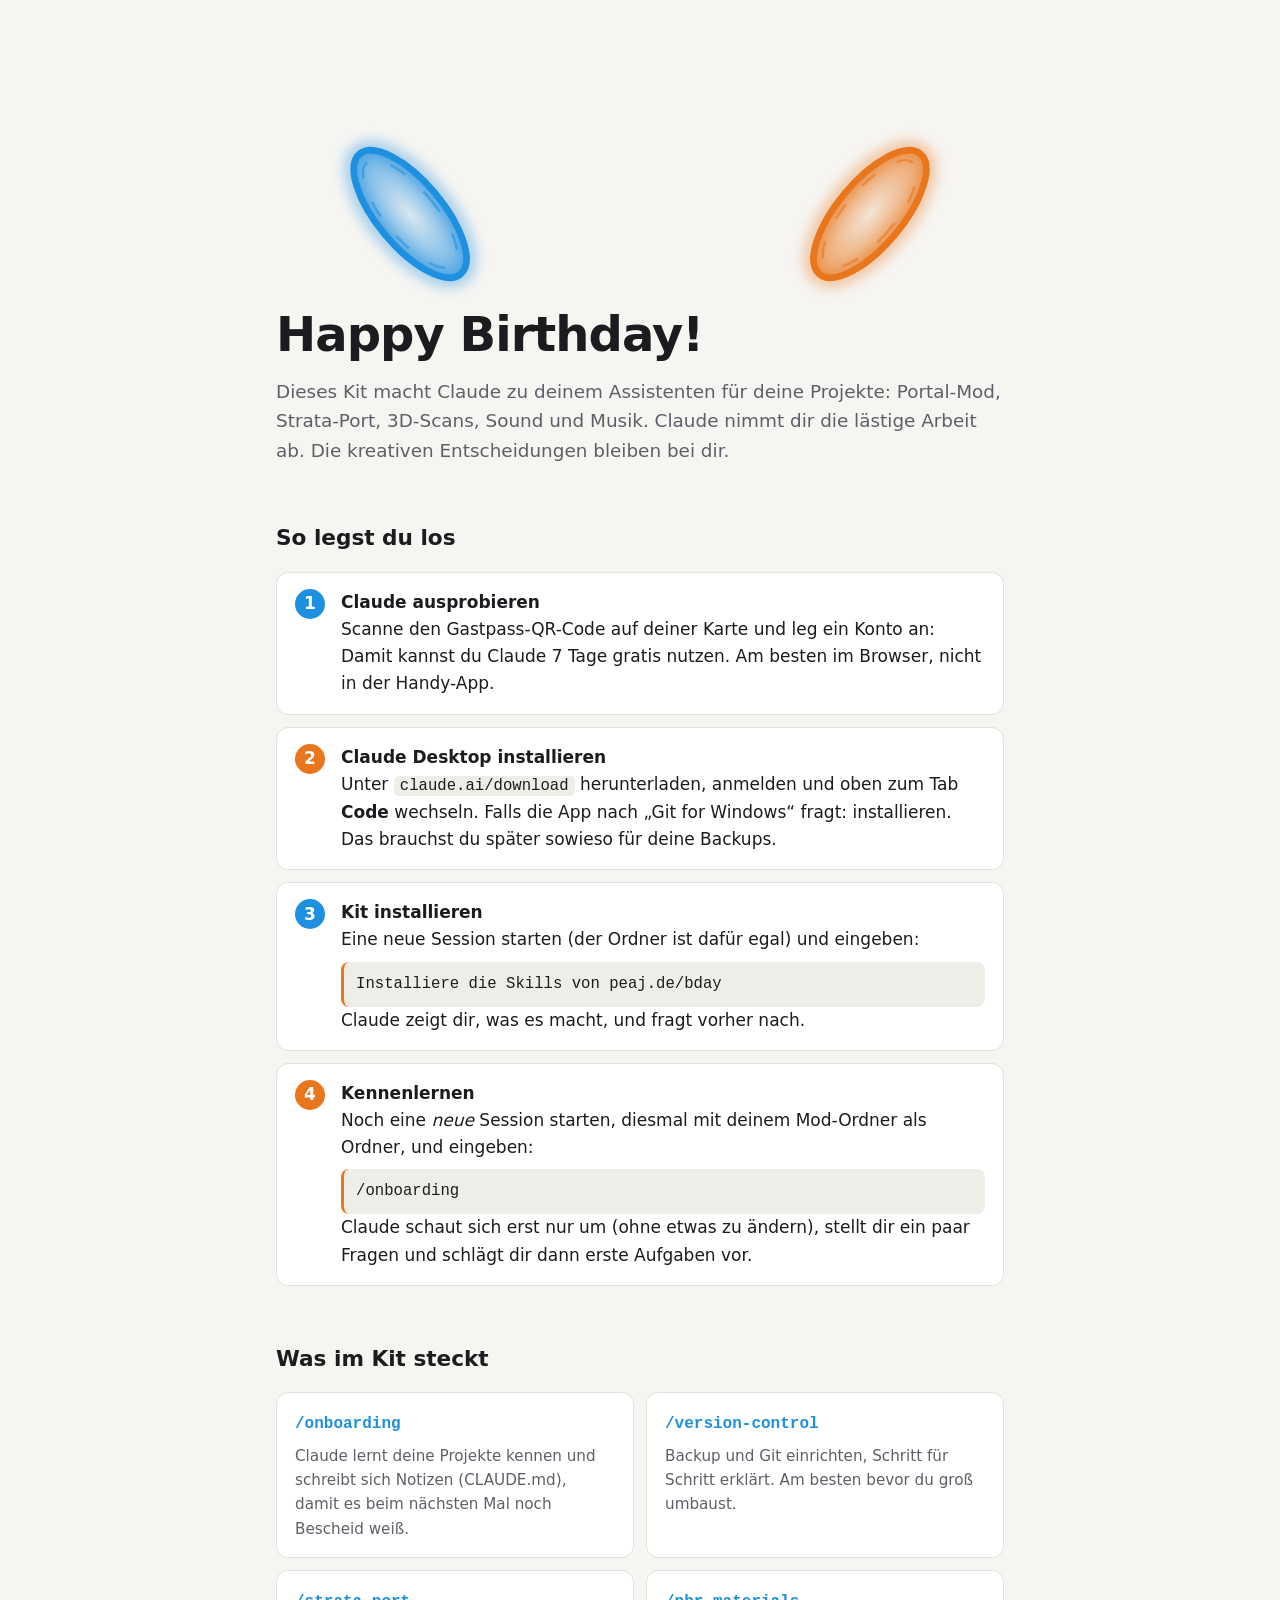
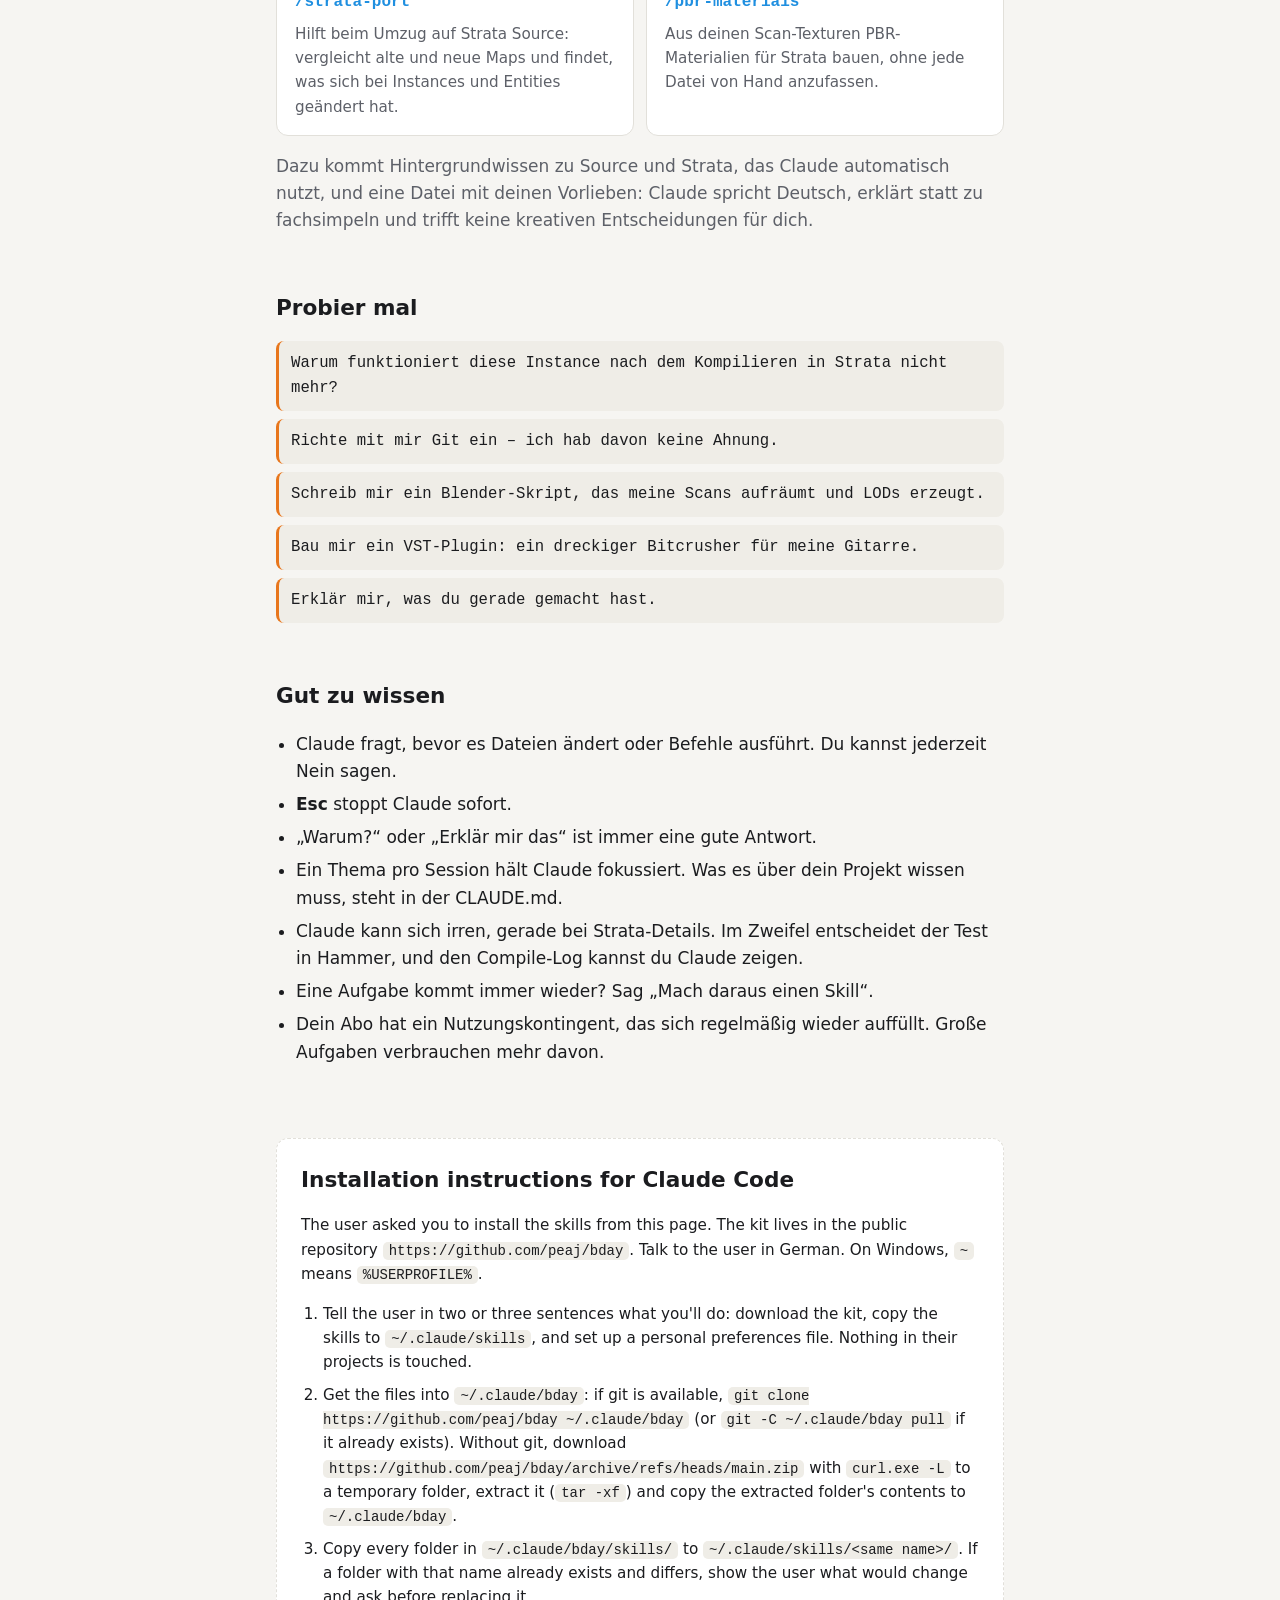
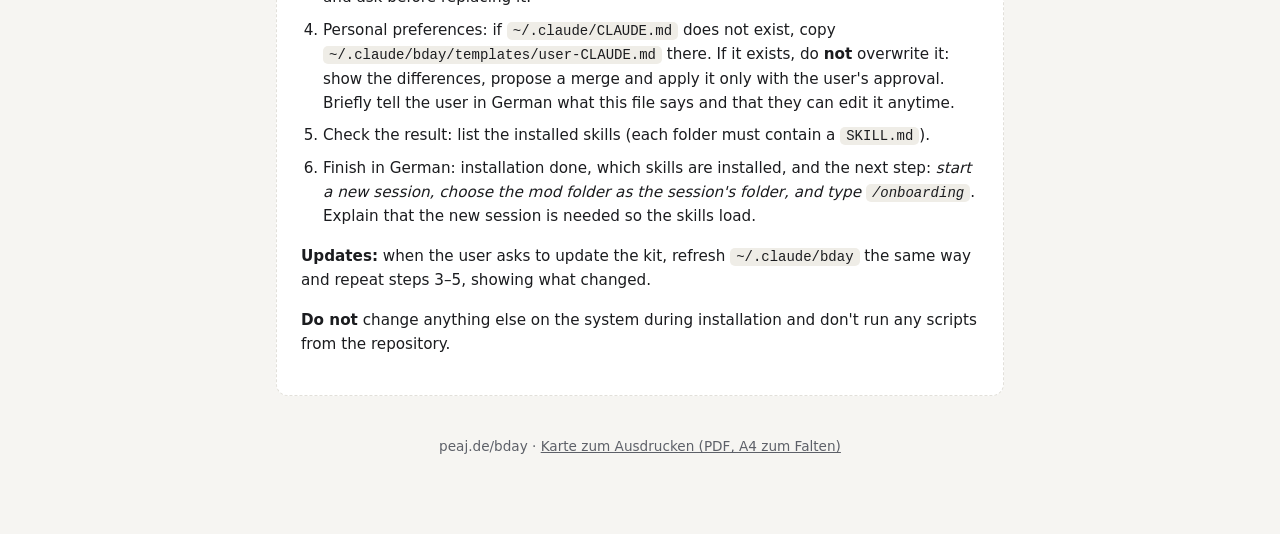
<file: index.html>
<!doctype html>
<html lang="de">
<head>
<meta charset="utf-8">
<meta name="viewport" content="width=device-width, initial-scale=1">
<title>Claude Starterkit</title>
<meta name="description" content="Ein Starterkit für Claude Code: Skills für Source-/Strata-Modding, 3D-Scans und Audio.">
<style>
  :root {
    --bg: #f6f5f2;
    --surface: #ffffff;
    --text: #1b1c1f;
    --muted: #5d6068;
    --border: #e2e0da;
    --accent-a: #e8761c;
    --accent-b: #1f8fe0;
    --code-bg: #efede7;
  }
  @media (prefers-color-scheme: dark) {
    :root {
      --bg: #121317;
      --surface: #1b1d22;
      --text: #ecebe8;
      --muted: #a1a3aa;
      --border: #2c2f36;
      --accent-a: #ff9440;
      --accent-b: #4cb2ff;
      --code-bg: #24272e;
    }
  }
  * { box-sizing: border-box; }
  body {
    margin: 0;
    background: var(--bg);
    color: var(--text);
    font: 17px/1.6 system-ui, "Segoe UI", Roboto, sans-serif;
  }
  main { max-width: 760px; margin: 0 auto; padding: 56px 16px 80px; }
  h1 { font-size: clamp(2rem, 6vw, 3rem); line-height: 1.1; margin: 0 0 16px; font-weight: 800; letter-spacing: -0.02em; }
  h2 { font-size: 1.35rem; margin: 56px 0 16px; }
  .scene { display: block; width: 100%; height: auto; margin: -24px 0 8px; overflow: visible; }
  .portal .rim { fill: none; stroke-width: 7; }
  .portal .glow { fill: none; stroke-width: 18; opacity: 0.35; filter: url(#blur); }
  .portal .inner { opacity: 0.9; }
  .portal .swirl { fill: none; stroke-width: 2.5; stroke-dasharray: 18 26; opacity: 0.55;
    animation: swirl 2.4s linear infinite; }
  .portal.flash .glow { opacity: 0.85; transition: opacity 0.08s; }
  .portal .glow { transition: opacity 0.6s; }
  #portal-a .rim, #portal-a .glow, #portal-a .swirl { stroke: var(--accent-b); }
  #portal-b .rim, #portal-b .glow, #portal-b .swirl { stroke: var(--accent-a); }
  @keyframes swirl { to { stroke-dashoffset: -88; } }
  @media (prefers-reduced-motion: reduce) { .portal .swirl { animation: none; } }
  .lead { font-size: 1.15rem; color: var(--muted); margin: 0; }
  code, .prompt { font-family: ui-monospace, "Cascadia Mono", Consolas, monospace; font-size: 0.92em; }
  code { background: var(--code-bg); padding: 1px 6px; border-radius: 5px; overflow-wrap: anywhere; }
  ol.steps { list-style: none; padding: 0; margin: 0; counter-reset: s; display: grid; gap: 12px; }
  ol.steps li {
    counter-increment: s; position: relative;
    background: var(--surface); border: 1px solid var(--border); border-radius: 12px;
    padding: 16px 18px 16px 64px;
  }
  ol.steps li::before {
    content: counter(s); position: absolute; left: 18px; top: 16px;
    width: 30px; height: 30px; border-radius: 50%;
    display: grid; place-items: center; font-weight: 800; color: #fff;
    background: var(--accent-b);
  }
  ol.steps li:nth-child(even)::before { background: var(--accent-a); }
  ol.steps strong { display: block; }
  .prompt {
    display: block; margin-top: 8px; padding: 10px 12px; border-radius: 8px;
    background: var(--code-bg); border-left: 3px solid var(--accent-a); overflow-wrap: anywhere;
  }
  .skills { display: grid; gap: 12px; grid-template-columns: repeat(auto-fit, minmax(280px, 1fr)); }
  .skill { background: var(--surface); border: 1px solid var(--border); border-radius: 12px; padding: 16px 18px; }
  .skill code { background: none; padding: 0; font-weight: 600; color: var(--accent-b); font-size: 1rem; }
  .skill p { margin: 6px 0 0; color: var(--muted); font-size: 0.95rem; }
  ul.tips { padding-left: 20px; }
  ul.tips li { margin-bottom: 6px; }
  .tryit { display: grid; gap: 8px; }
  .tryit .prompt { margin: 0; }
  #for-claude {
    margin-top: 72px; padding: 24px; border-radius: 12px;
    border: 1px dashed var(--border); background: var(--surface); font-size: 0.95rem;
  }
  #for-claude h2 { margin-top: 0; }
  #for-claude ol { padding-left: 22px; }
  #for-claude li { margin-bottom: 8px; }
  .note { color: var(--muted); }
  footer { margin-top: 40px; color: var(--muted); font-size: 0.85rem; text-align: center; }
  footer a { color: inherit; }
</style>
</head>
<body>
<main>

<header>
  <svg class="scene" viewBox="0 0 760 280" role="img" aria-label="Zwei Portale, durch die ein Geschenk, ein Würfel, ein kleines Pixelwesen und eine Note im Bogen fliegen">
    <defs>
      <filter id="blur" x="-50%" y="-50%" width="200%" height="200%"><feGaussianBlur stdDeviation="6"/></filter>
      <radialGradient id="inner-a"><stop offset="0" stop-color="var(--accent-b)" stop-opacity="0.15"/><stop offset="1" stop-color="var(--accent-b)" stop-opacity="0.75"/></radialGradient>
      <radialGradient id="inner-b"><stop offset="0" stop-color="var(--accent-a)" stop-opacity="0.15"/><stop offset="1" stop-color="var(--accent-a)" stop-opacity="0.75"/></radialGradient>
      <clipPath id="flight-clip" clipPathUnits="userSpaceOnUse"><polygon id="clip-poly" points="0,0"/></clipPath>

      <!-- flying objects, each centered on 0,0 and about 48 units wide -->
      <g id="obj-gift">
        <rect x="-21" y="-12" width="42" height="32" rx="3" fill="#8b5cf6"/>
        <rect x="-24" y="-20" width="48" height="11" rx="3" fill="#a78bfa"/>
        <rect x="-4" y="-20" width="8" height="40" fill="#facc15"/>
        <path d="M0 -20 C -6 -34, -22 -30, -12 -21 Z M0 -20 C 6 -34, 22 -30, 12 -21 Z" fill="#facc15"/>
      </g>
      <g id="obj-cube">
        <rect x="-22" y="-22" width="44" height="44" rx="6" fill="#cfd3da" stroke="#7d838e" stroke-width="2"/>
        <path d="M-22 -10 V-16 a6 6 0 0 1 6 -6 H-10 M10 -22 H16 a6 6 0 0 1 6 6 V-10 M22 10 V16 a6 6 0 0 1 -6 6 H10 M-10 22 H-16 a6 6 0 0 1 -6 -6 V10"
              fill="none" stroke="#6b7280" stroke-width="5" stroke-linecap="round"/>
        <circle r="11" fill="#eef0f3" stroke="#9aa1ab" stroke-width="2"/>
        <path d="M0 6 C -9 -1, -7 -8, -3 -7 C -1 -6.5, 0 -5, 0 -4 C 0 -5, 1 -6.5, 3 -7 C 7 -8, 9 -1, 0 6 Z" fill="#ec4899"/>
      </g>
      <g id="obj-critter" fill="#d97757">
        <rect x="-18" y="-14" width="36" height="20"/>
        <rect x="-24" y="-6" width="6" height="6"/><rect x="18" y="-6" width="6" height="6"/>
        <rect x="-15" y="6" width="5" height="9"/><rect x="-5" y="6" width="4" height="9"/>
        <rect x="2" y="6" width="4" height="9"/><rect x="10" y="6" width="5" height="9"/>
        <rect x="-10" y="-8" width="5" height="6" fill="#1b1c1f"/><rect x="5" y="-8" width="5" height="6" fill="#1b1c1f"/>
      </g>
      <g id="obj-note" fill="var(--text)">
        <!-- stems start inside the beam and end inside the noteheads, so no edges show -->
        <rect x="-3" y="-16" width="4" height="30"/><rect x="21" y="-22" width="4" height="30"/>
        <path d="M-3 -22 L25 -28 L25 -18 L-3 -12 Z"/>
        <ellipse cx="-6" cy="14" rx="9" ry="7" transform="rotate(-20 -6 14)"/>
        <ellipse cx="18" cy="8" rx="9" ry="7" transform="rotate(-20 18 8)"/>
      </g>
    </defs>

    <g id="portal-a" class="portal" transform="translate(140 190) rotate(-40)">
      <ellipse class="glow" rx="36" ry="84"/>
      <ellipse class="inner" rx="34" ry="82" fill="url(#inner-a)"/>
      <ellipse class="swirl" rx="26" ry="70"/>
      <ellipse class="rim" rx="34" ry="82"/>
    </g>
    <g id="portal-b" class="portal" transform="translate(620 190) rotate(40)">
      <ellipse class="glow" rx="36" ry="84"/>
      <ellipse class="inner" rx="34" ry="82" fill="url(#inner-b)"/>
      <ellipse class="swirl" rx="26" ry="70"/>
      <ellipse class="rim" rx="34" ry="82"/>
    </g>

    <g clip-path="url(#flight-clip)"><g id="flyer"><use id="flyer-use" href="#obj-gift"/></g></g>
  </svg>
  <h1>Happy Birthday!</h1>
  <p class="lead">Dieses Kit macht Claude zu deinem Assistenten für deine Projekte: Portal-Mod, Strata-Port,
  3D-Scans, Sound und Musik. Claude nimmt dir die lästige Arbeit ab. Die kreativen Entscheidungen bleiben bei dir.</p>
</header>

<section>
  <h2>So legst du los</h2>
  <ol class="steps">
    <li><strong>Claude ausprobieren</strong>
      Scanne den Gastpass-QR-Code auf deiner Karte und leg ein Konto an: Damit kannst du Claude 7 Tage gratis nutzen.
      Am besten im Browser, nicht in der Handy-App.</li>
    <li><strong>Claude Desktop installieren</strong>
      Unter <code>claude.ai/download</code> herunterladen, anmelden und oben zum Tab <strong style="display:inline">Code</strong> wechseln.
      Falls die App nach „Git for Windows“ fragt: installieren. Das brauchst du später sowieso für deine Backups.</li>
    <li><strong>Kit installieren</strong>
      Eine neue Session starten (der Ordner ist dafür egal) und eingeben:
      <span class="prompt">Installiere die Skills von peaj.de/bday</span>
      Claude zeigt dir, was es macht, und fragt vorher nach.</li>
    <li><strong>Kennenlernen</strong>
      Noch eine <em>neue</em> Session starten, diesmal mit deinem Mod-Ordner als Ordner, und eingeben:
      <span class="prompt">/onboarding</span>
      Claude schaut sich erst nur um (ohne etwas zu ändern), stellt dir ein paar Fragen und schlägt dir dann erste Aufgaben vor.</li>
  </ol>
</section>

<section>
  <h2>Was im Kit steckt</h2>
  <div class="skills">
    <div class="skill"><code>/onboarding</code>
      <p>Claude lernt deine Projekte kennen und schreibt sich Notizen (CLAUDE.md), damit es beim nächsten Mal noch Bescheid weiß.</p></div>
    <div class="skill"><code>/version-control</code>
      <p>Backup und Git einrichten, Schritt für Schritt erklärt. Am besten bevor du groß umbaust.</p></div>
    <div class="skill"><code>/strata-port</code>
      <p>Hilft beim Umzug auf Strata Source: vergleicht alte und neue Maps und findet, was sich bei Instances und Entities geändert hat.</p></div>
    <div class="skill"><code>/pbr-materials</code>
      <p>Aus deinen Scan-Texturen PBR-Materialien für Strata bauen, ohne jede Datei von Hand anzufassen.</p></div>
  </div>
  <p class="note">Dazu kommt Hintergrundwissen zu Source und Strata, das Claude automatisch nutzt, und eine Datei mit deinen Vorlieben:
    Claude spricht Deutsch, erklärt statt zu fachsimpeln und trifft keine kreativen Entscheidungen für dich.</p>
</section>

<section>
  <h2>Probier mal</h2>
  <div class="tryit">
    <span class="prompt">Warum funktioniert diese Instance nach dem Kompilieren in Strata nicht mehr?</span>
    <span class="prompt">Richte mit mir Git ein – ich hab davon keine Ahnung.</span>
    <span class="prompt">Schreib mir ein Blender-Skript, das meine Scans aufräumt und LODs erzeugt.</span>
    <span class="prompt">Bau mir ein VST-Plugin: ein dreckiger Bitcrusher für meine Gitarre.</span>
    <span class="prompt">Erklär mir, was du gerade gemacht hast.</span>
  </div>
</section>

<section>
  <h2>Gut zu wissen</h2>
  <ul class="tips">
    <li>Claude fragt, bevor es Dateien ändert oder Befehle ausführt. Du kannst jederzeit Nein sagen.</li>
    <li><strong>Esc</strong> stoppt Claude sofort.</li>
    <li>„Warum?“ oder „Erklär mir das“ ist immer eine gute Antwort.</li>
    <li>Ein Thema pro Session hält Claude fokussiert. Was es über dein Projekt wissen muss, steht in der CLAUDE.md.</li>
    <li>Claude kann sich irren, gerade bei Strata-Details. Im Zweifel entscheidet der Test in Hammer, und den Compile-Log kannst du Claude zeigen.</li>
    <li>Eine Aufgabe kommt immer wieder? Sag „Mach daraus einen Skill“.</li>
    <li>Dein Abo hat ein Nutzungskontingent, das sich regelmäßig wieder auffüllt. Große Aufgaben verbrauchen mehr davon.</li>
  </ul>
</section>

<section id="for-claude">
  <h2>Installation instructions for Claude Code</h2>
  <p>The user asked you to install the skills from this page. The kit lives in the public repository
    <code>https://github.com/peaj/bday</code>. Talk to the user in German. On Windows, <code>~</code> means
    <code>%USERPROFILE%</code>.</p>
  <ol>
    <li>Tell the user in two or three sentences what you'll do: download the kit, copy the skills to
      <code>~/.claude/skills</code>, and set up a personal preferences file. Nothing in their projects is touched.</li>
    <li>Get the files into <code>~/.claude/bday</code>:
      if git is available, <code>git clone https://github.com/peaj/bday ~/.claude/bday</code>
      (or <code>git -C ~/.claude/bday pull</code> if it already exists).
      Without git, download <code>https://github.com/peaj/bday/archive/refs/heads/main.zip</code> with
      <code>curl.exe -L</code> to a temporary folder, extract it (<code>tar -xf</code>) and copy the extracted folder's contents to
      <code>~/.claude/bday</code>.</li>
    <li>Copy every folder in <code>~/.claude/bday/skills/</code> to <code>~/.claude/skills/&lt;same name&gt;/</code>.
      If a folder with that name already exists and differs, show the user what would change and ask before replacing it.</li>
    <li>Personal preferences: if <code>~/.claude/CLAUDE.md</code> does not exist, copy
      <code>~/.claude/bday/templates/user-CLAUDE.md</code> there. If it exists, do <strong>not</strong> overwrite it:
      show the differences, propose a merge and apply it only with the user's approval.
      Briefly tell the user in German what this file says and that they can edit it anytime.</li>
    <li>Check the result: list the installed skills (each folder must contain a <code>SKILL.md</code>).</li>
    <li>Finish in German: installation done, which skills are installed, and the next step:
      <em>start a new session, choose the mod folder as the session's folder, and type <code>/onboarding</code></em>.
      Explain that the new session is needed so the skills load.</li>
  </ol>
  <p><strong>Updates:</strong> when the user asks to update the kit, refresh <code>~/.claude/bday</code> the same way and repeat steps 3–5,
    showing what changed.</p>
  <p><strong>Do not</strong> change anything else on the system during installation and don't run any scripts from the repository.</p>
</section>

<footer>peaj.de/bday · <a href="card/folding-card.pdf">Karte zum Ausdrucken (PDF, A4 zum Falten)</a></footer>
</main>
<script>
(() => {
  // Two portals facing each other at ANGLE degrees above horizontal. Objects fly a ballistic arc
  // from portal A into portal B and are clipped to the space in front of both portal planes,
  // so they appear to come out of one and disappear into the other.
  const A = { x: 140, y: 190 }, B = { x: 620, y: 190 };
  const ANGLE = 40 * Math.PI / 180;
  const height = (B.x - A.x) * Math.tan(ANGLE) / 4;
  const nA = [Math.cos(ANGLE), -Math.sin(ANGLE)], nB = [-Math.cos(ANGLE), -Math.sin(ANGLE)];

  // clip region = big box ∩ in front of A ∩ in front of B (Sutherland–Hodgman)
  const clipHalf = (poly, p, n) => {
    const side = q => (q[0] - p.x) * n[0] + (q[1] - p.y) * n[1];
    const out = [];
    poly.forEach((cur, i) => {
      const prev = poly[(i + poly.length - 1) % poly.length];
      const sc = side(cur), sp = side(prev);
      if (sc >= 0 !== sp >= 0) {
        const t = sp / (sp - sc);
        out.push([prev[0] + (cur[0] - prev[0]) * t, prev[1] + (cur[1] - prev[1]) * t]);
      }
      if (sc >= 0) out.push(cur);
    });
    return out;
  };
  let poly = [[-200, -200], [960, -200], [960, 480], [-200, 480]];
  poly = clipHalf(clipHalf(poly, A, nA), B, nB);
  document.getElementById("clip-poly").setAttribute("points", poly.map(p => p.join(",")).join(" "));

  const flyer = document.getElementById("flyer");
  const use = document.getElementById("flyer-use");
  const portals = [document.getElementById("portal-a"), document.getElementById("portal-b")];
  const objects = [
    { id: "obj-gift", spin: 420 },
    { id: "obj-cube", spin: -360 },
    { id: "obj-critter", spin: 0, wobble: 12 },
    { id: "obj-note", spin: 200 },
  ];

  const place = (t, obj) => {
    const x = A.x + (B.x - A.x) * t;
    const y = A.y - 4 * height * t * (1 - t);
    const rot = obj.spin * t + (obj.wobble ? Math.sin(t * Math.PI * 4) * obj.wobble : 0);
    flyer.setAttribute("transform", `translate(${x.toFixed(1)} ${y.toFixed(1)}) rotate(${rot.toFixed(1)}) scale(1.4)`);
  };

  const reduced = window.matchMedia("(prefers-reduced-motion: reduce)").matches;
  if (reduced) { place(0.5, objects[0]); return; }

  const FLIGHT = 1800, GAP = 450, T0 = -0.14, T1 = 1.14;
  let current = 0, start = null, flashedIn = false, flashedOut = false;
  const flash = el => { el.classList.add("flash"); setTimeout(() => el.classList.remove("flash"), 160); };
  const next = () => {
    let i;
    do { i = Math.floor(Math.random() * objects.length); } while (i === current && objects.length > 1);
    current = i;
    use.setAttribute("href", "#" + objects[current].id);
  };

  const frame = now => {
    if (start === null) start = now;
    let elapsed = now - start;
    if (elapsed > FLIGHT + GAP) { start = now; elapsed = 0; flashedIn = flashedOut = false; next(); }
    const k = Math.min(elapsed / FLIGHT, 1);
    const t = T0 + (T1 - T0) * k;
    if (!flashedOut && t > 0) { flashedOut = true; flash(portals[0]); }
    if (!flashedIn && t > 1) { flashedIn = true; flash(portals[1]); }
    place(t, objects[current]);
    requestAnimationFrame(frame);
  };
  requestAnimationFrame(frame);
})();
</script>
</body>
</html>
</file>
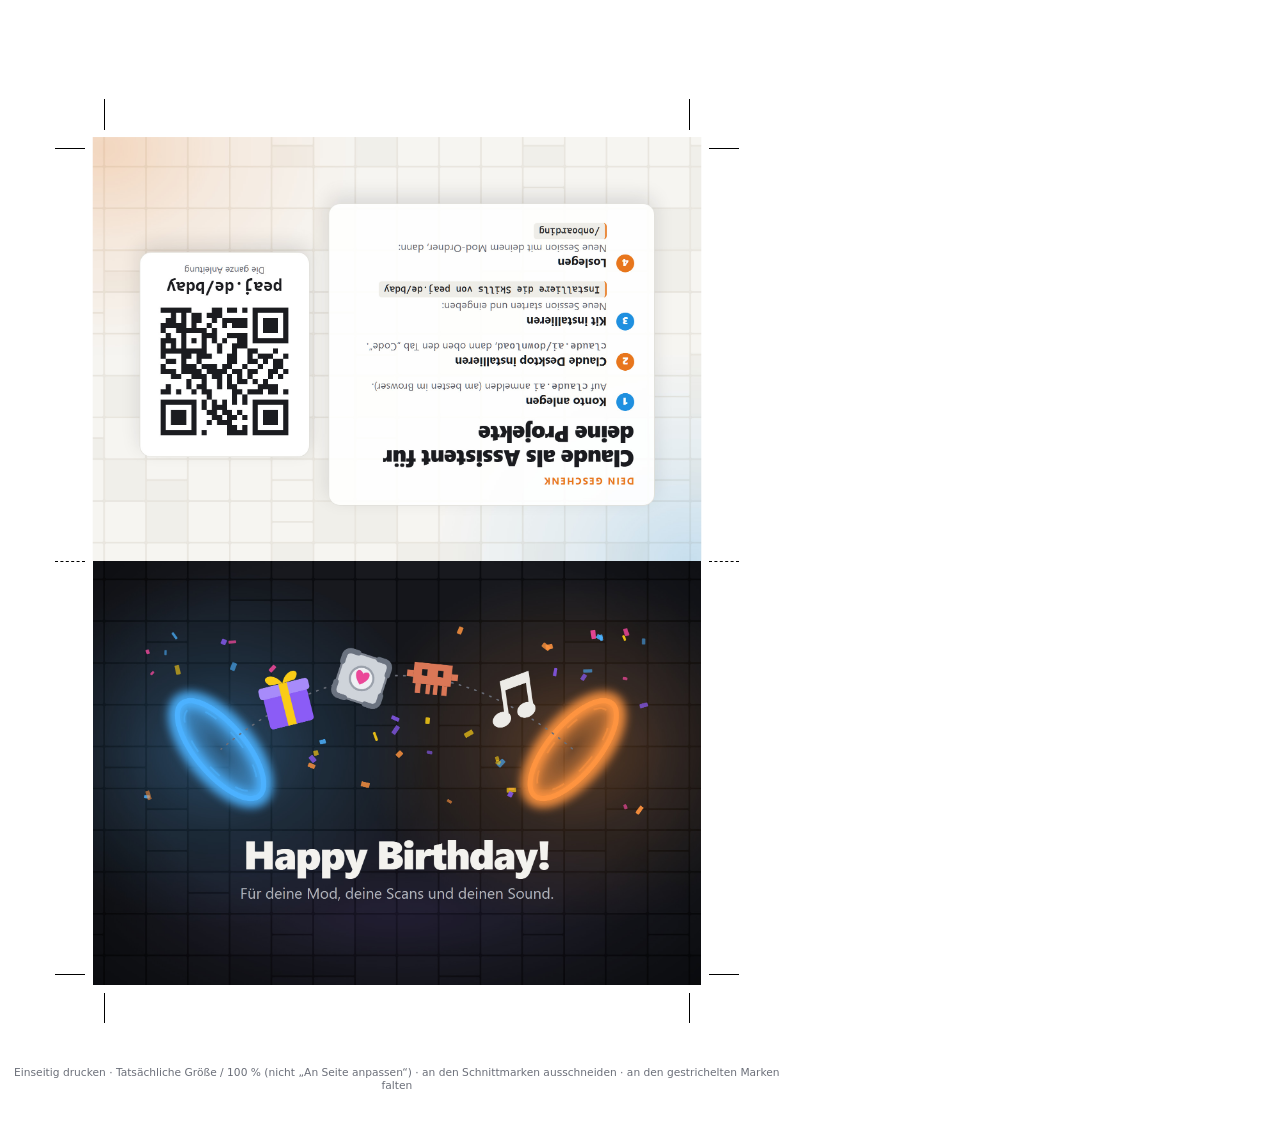
<file: card/folding-card.html>
<!doctype html>
<html lang="de">
<head>
<meta charset="utf-8">
<title>Karte – Faltkarte</title>
<!-- One-sided A4 portrait sheet. Cut out along the crop marks and fold in the middle (fold marks):
     a landscape card with the fold at the top. Bottom panel: front. Top panel: back, upside down,
     so it reads upright when the closed card is turned over sideways. The inside stays blank.
     render.py passes the panel size: ?pw=<mm>&ph=<mm>&b=<bleed mm>[&private]
     &private uses private/card-back-bleed.jpg (with the guest pass) instead of the public back. -->
<style>
  @page { size: A4 portrait; margin: 0; }
  html, body { margin: 0; }
  body { font-family: "Segoe UI", system-ui, sans-serif; color: #6b6f79; }
  .sheet { position: relative; width: 210mm; height: 297mm; overflow: hidden; background: #fff; }
  .half { position: absolute; overflow: hidden; }
  .half img { position: absolute; }
  .mark { position: absolute; background: #000; }
  .fold { position: absolute; height: 0; border-top: 0.25mm dashed #000; }
  .hint { position: absolute; left: 0; right: 0; bottom: 8mm; font-size: 8pt; text-align: center; }
</style>
</head>
<body>
<div class="sheet" id="sheet">
  <div class="half" id="back-half"><img id="back" src="card-back-bleed.jpg" alt=""></div>
  <div class="half" id="front-half"><img src="card-front-bleed.jpg" alt=""></div>
  <div class="hint">Einseitig drucken · Tatsächliche Größe / 100 % (nicht „An Seite anpassen“) ·
    an den Schnittmarken ausschneiden · an den gestrichelten Marken falten</div>
</div>
<script>
const q = new URLSearchParams(location.search);
const PW = +q.get("pw") || 155, PH = +q.get("ph") || 109.2, B = +q.get("b") || 3;
if (q.has("private")) document.getElementById("back").src = "private/card-back-bleed.jpg";

const SW = 210, SH = 297;
const L = (SW - PW) / 2, T = (SH - 2 * PH) / 2, FOLD = T + PH, R = L + PW, BOT = T + 2 * PH;
const mm = v => v + "mm";
const place = (el, x, y, w, h) => Object.assign(el.style, { left: mm(x), top: mm(y), width: mm(w), height: mm(h) });

// Each half shows one panel plus bleed on its three outer sides; the panels meet at the fold.
const back = document.getElementById("back-half"), front = document.getElementById("front-half");
place(front, L - B, FOLD, PW + 2 * B, PH + B);
place(front.querySelector("img"), 0, -B, PW + 2 * B, PH + 2 * B);
// back: same box above the fold, turned 180 degrees so its top edge lies on the fold
place(back, L - B, T - B, PW + 2 * B, PH + B);
back.style.transform = "rotate(180deg)";
place(back.querySelector("img"), 0, -B, PW + 2 * B, PH + 2 * B);

const sheet = document.getElementById("sheet");
const add = (cls, x, y, w, h) => { const m = document.createElement("div"); m.className = cls; place(m, x, y, w, h); sheet.appendChild(m); };
const OFF = B + 2, LEN = 8, LW = 0.2;
for (const x of [L, R]) { add("mark", x - LW / 2, T - OFF - LEN, LW, LEN); add("mark", x - LW / 2, BOT + OFF, LW, LEN); }
for (const y of [T, BOT]) { add("mark", L - OFF - LEN, y - LW / 2, LEN, LW); add("mark", R + OFF, y - LW / 2, LEN, LW); }
add("fold", L - OFF - LEN, FOLD, LEN, 0);
add("fold", R + OFF, FOLD, LEN, 0);
</script>
</body>
</html>
</file>
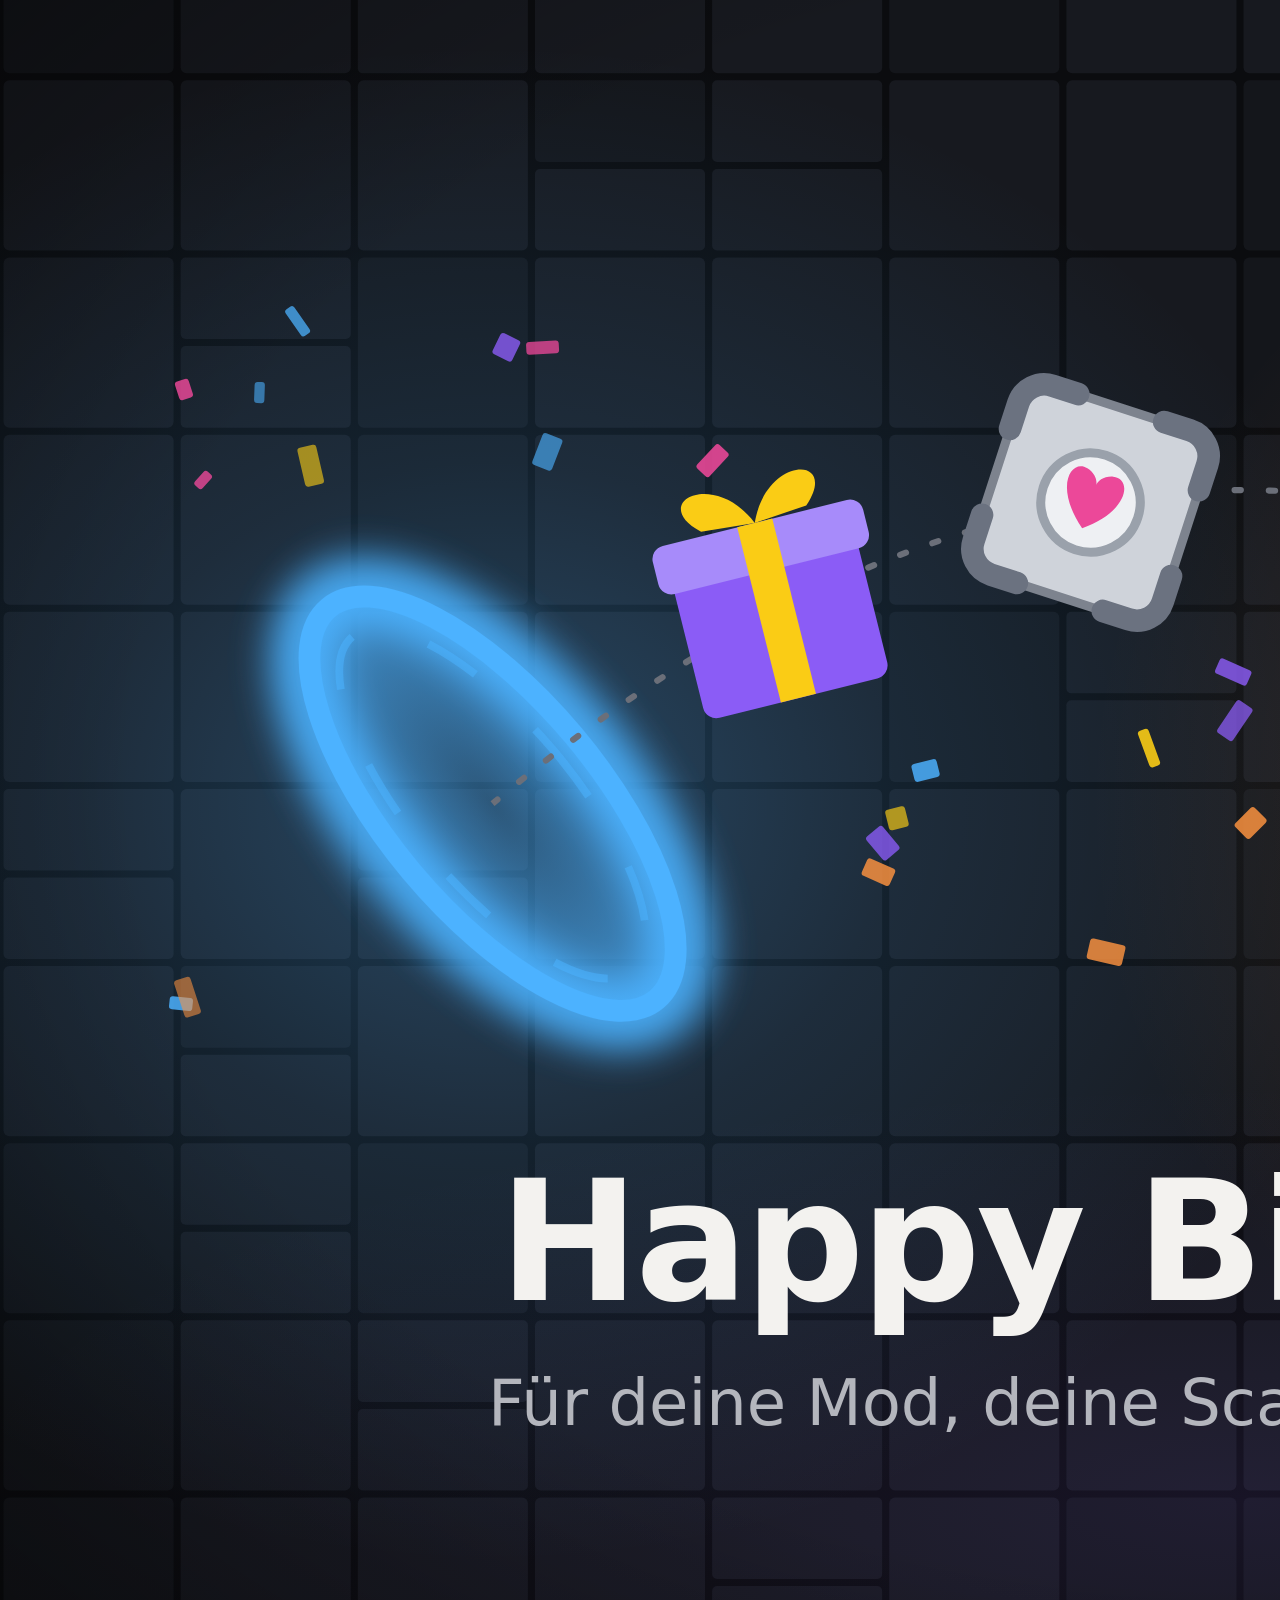
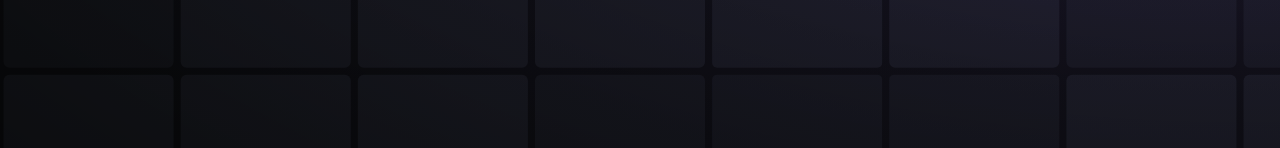
<file: card/front.html>
<!doctype html>
<html lang="de">
<head>
<meta charset="utf-8">
<title>Karte – Vorderseite</title>
<!-- A5 landscape at 300 dpi: 2480 x 1748 px. Keep text 90 px (7.5 mm) away from the edges. -->
<link rel="stylesheet" href="card.css">
<script src="bg.js"></script>
</head>
<body>
<div class="card front">
  <svg class="bg" viewBox="0 0 2480 1748" aria-hidden="true"></svg>
  <svg class="scene" viewBox="30 18 700 262" aria-hidden="true">
    <defs>
      <filter id="blur" x="-50%" y="-50%" width="200%" height="200%"><feGaussianBlur stdDeviation="6"/></filter>
      <radialGradient id="inner-a"><stop offset="0" stop-color="#4cb2ff" stop-opacity="0.15"/><stop offset="1" stop-color="#4cb2ff" stop-opacity="0.8"/></radialGradient>
      <radialGradient id="inner-b"><stop offset="0" stop-color="#ff9440" stop-opacity="0.15"/><stop offset="1" stop-color="#ff9440" stop-opacity="0.8"/></radialGradient>
      <clipPath id="flight-clip" clipPathUnits="userSpaceOnUse"><polygon id="clip-poly" points="0,0"/></clipPath>

      <g id="obj-gift">
        <rect x="-21" y="-12" width="42" height="32" rx="3" fill="#8b5cf6"/>
        <rect x="-24" y="-20" width="48" height="11" rx="3" fill="#a78bfa"/>
        <rect x="-4" y="-20" width="8" height="40" fill="#facc15"/>
        <path d="M0 -20 C -6 -34, -22 -30, -12 -21 Z M0 -20 C 6 -34, 22 -30, 12 -21 Z" fill="#facc15"/>
      </g>
      <g id="obj-cube">
        <rect x="-22" y="-22" width="44" height="44" rx="6" fill="#cfd3da" stroke="#7d838e" stroke-width="2"/>
        <path d="M-22 -10 V-16 a6 6 0 0 1 6 -6 H-10 M10 -22 H16 a6 6 0 0 1 6 6 V-10 M22 10 V16 a6 6 0 0 1 -6 6 H10 M-10 22 H-16 a6 6 0 0 1 -6 -6 V10"
              fill="none" stroke="#6b7280" stroke-width="5" stroke-linecap="round"/>
        <circle r="11" fill="#eef0f3" stroke="#9aa1ab" stroke-width="2"/>
        <path d="M0 6 C -9 -1, -7 -8, -3 -7 C -1 -6.5, 0 -5, 0 -4 C 0 -5, 1 -6.5, 3 -7 C 7 -8, 9 -1, 0 6 Z" fill="#ec4899"/>
      </g>
      <g id="obj-critter" fill="#d97757">
        <rect x="-18" y="-14" width="36" height="20"/>
        <rect x="-24" y="-6" width="6" height="6"/><rect x="18" y="-6" width="6" height="6"/>
        <rect x="-15" y="6" width="5" height="9"/><rect x="-5" y="6" width="4" height="9"/>
        <rect x="2" y="6" width="4" height="9"/><rect x="10" y="6" width="5" height="9"/>
        <rect x="-10" y="-8" width="5" height="6" fill="#1b1c1f"/><rect x="5" y="-8" width="5" height="6" fill="#1b1c1f"/>
      </g>
      <g id="obj-note" fill="#ecebe8">
        <rect x="-3" y="-16" width="4" height="30"/><rect x="21" y="-22" width="4" height="30"/>
        <path d="M-3 -22 L25 -28 L25 -18 L-3 -12 Z"/>
        <ellipse cx="-6" cy="14" rx="9" ry="7" transform="rotate(-20 -6 14)"/>
        <ellipse cx="18" cy="8" rx="9" ry="7" transform="rotate(-20 18 8)"/>
      </g>
    </defs>

    <g id="confetti"></g>

    <g id="portal-a" class="portal" transform="translate(140 190) rotate(-40)">
      <ellipse class="glow" rx="36" ry="84"/>
      <ellipse class="inner" rx="34" ry="82" fill="url(#inner-a)"/>
      <ellipse class="swirl" rx="26" ry="70"/>
      <ellipse class="rim" rx="34" ry="82"/>
    </g>
    <g id="portal-b" class="portal" transform="translate(620 190) rotate(40)">
      <ellipse class="glow" rx="36" ry="84"/>
      <ellipse class="inner" rx="34" ry="82" fill="url(#inner-b)"/>
      <ellipse class="swirl" rx="26" ry="70"/>
      <ellipse class="rim" rx="34" ry="82"/>
    </g>

    <g clip-path="url(#flight-clip)">
      <path class="trail" d="M140 190 Q380 -11.4 620 190"/>
      <g id="flyers"></g>
    </g>
  </svg>

  <h1>Happy Birthday!</h1>
  <p class="sub">Für deine Mod, deine Scans und deinen Sound.</p>
</div>

<script>
// Same geometry as the page header (index.html), frozen: four objects along one arc.
const A = { x: 140, y: 190 }, B = { x: 620, y: 190 };
const ANGLE = 40 * Math.PI / 180;
const height = (B.x - A.x) * Math.tan(ANGLE) / 4;
const nA = [Math.cos(ANGLE), -Math.sin(ANGLE)], nB = [-Math.cos(ANGLE), -Math.sin(ANGLE)];
const clipHalf = (poly, p, n) => {
  const side = q => (q[0] - p.x) * n[0] + (q[1] - p.y) * n[1];
  const out = [];
  poly.forEach((cur, i) => {
    const prev = poly[(i + poly.length - 1) % poly.length];
    const sc = side(cur), sp = side(prev);
    if (sc >= 0 !== sp >= 0) { const t = sp / (sp - sc); out.push([prev[0] + (cur[0] - prev[0]) * t, prev[1] + (cur[1] - prev[1]) * t]); }
    if (sc >= 0) out.push(cur);
  });
  return out;
};
let poly = [[-200, -200], [960, -200], [960, 480], [-200, 480]];
poly = clipHalf(clipHalf(poly, A, nA), B, nB);
document.getElementById("clip-poly").setAttribute("points", poly.map(p => p.join(",")).join(" "));

const NS = "http://www.w3.org/2000/svg";
const flyers = document.getElementById("flyers");
[["obj-gift", 0.19, -14], ["obj-cube", 0.4, 18], ["obj-critter", 0.6, 6], ["obj-note", 0.81, -8]].forEach(([id, t, rot]) => {
  const x = A.x + (B.x - A.x) * t, y = A.y - 4 * height * t * (1 - t);
  const u = document.createElementNS(NS, "use");
  u.setAttribute("href", "#" + id);
  u.setAttribute("transform", `translate(${x.toFixed(1)} ${y.toFixed(1)}) rotate(${rot}) scale(1.45)`);
  flyers.appendChild(u);
});

// Confetti: deterministic, kept off the portals and the flight path.
let seed = 7;
const rnd = () => (seed = (seed * 16807) % 2147483647) / 2147483647;
const colors = ["#4cb2ff", "#ff9440", "#8b5cf6", "#facc15", "#ec4899"];
const confetti = document.getElementById("confetti");
for (let placed = 0, tries = 0; placed < 46 && tries < 2000; tries++) {
  const x = 40 + rnd() * 680, y = 24 + rnd() * 250;
  const nearPortal = Math.hypot(x - A.x, y - A.y) < 95 || Math.hypot(x - B.x, y - B.y) < 95;
  const t = (x - A.x) / (B.x - A.x), arcY = A.y - 4 * height * t * (1 - t);
  const nearArc = t > -0.05 && t < 1.05 && Math.abs(y - arcY) < 52;
  if (nearPortal || nearArc) continue;
  const r = document.createElementNS(NS, "rect");
  const w = 3 + rnd() * 4, h = 6 + rnd() * 7;
  r.setAttribute("x", (-w / 2).toFixed(1)); r.setAttribute("y", (-h / 2).toFixed(1));
  r.setAttribute("width", w.toFixed(1)); r.setAttribute("height", h.toFixed(1)); r.setAttribute("rx", "1");
  r.setAttribute("fill", colors[placed % colors.length]);
  r.setAttribute("opacity", (0.55 + rnd() * 0.4).toFixed(2));
  r.setAttribute("transform", `translate(${x.toFixed(1)} ${y.toFixed(1)}) rotate(${(rnd() * 180).toFixed(0)})`);
  confetti.appendChild(r);
  placed++;
}

const a = centerOf("portal-a"), b = centerOf("portal-b");
paintBackground({
  gap: "#0b0c0f", tile: "#17191f", tileAlt: "#14161b", vignette: 0.6,
  lights: [
    { x: a.x, y: a.y, r: 900, ry: 760, color: "#4cb2ff", opacity: 0.32 },
    { x: b.x, y: b.y, r: 900, ry: 760, color: "#ff9440", opacity: 0.30 },
    { x: 1240, y: 1500, r: 1300, ry: 420, color: "#8b5cf6", opacity: 0.10 },
  ],
});
</script>
</body>
</html>
</file>
<file: card/card.css>
/* Card styles. Print colours = the page's light theme. Designed at 2480 x 1748 CSS px (A5 at 300 dpi); render.py scales it to the print size. */
:root {
  --paper: #ffffff;
  --text: #1b1c1f;
  --muted: #5d6068;
  --border: #e2e0da;
  --accent-a: #e8761c;
  --accent-b: #1f8fe0;
  --code-bg: #efede7;
}
* { box-sizing: border-box; }
html, body { margin: 0; width: 2480px; height: 1748px; overflow: hidden; background: var(--paper); }
body { color: var(--text); font-family: "Segoe UI", system-ui, sans-serif; }
.card { position: relative; width: 2480px; height: 1748px; padding: 120px 150px; }
.card > .bg { position: absolute; inset: 0; width: 100%; height: 100%; overflow: visible; }
.card > :not(.bg) { position: relative; z-index: 1; }
html.bleed, html.bleed body { width: 2576px; height: 1844px; }
html.bleed .card { position: absolute; left: 48px; top: 48px; }
code, .mono { font-family: "Cascadia Mono", Consolas, ui-monospace, monospace; }

/* Front */
.front { color: #f3f2ef; display: flex; flex-direction: column; align-items: center; justify-content: center; padding-bottom: 150px; }
.front .scene { width: 2180px; height: auto; margin-top: -10px; overflow: visible; }
.portal .rim { fill: none; stroke-width: 7; }
.portal .glow { fill: none; stroke-width: 22; opacity: 0.9; filter: url(#blur); }
.portal .inner { opacity: 0.9; }
.portal .swirl { fill: none; stroke-width: 2.5; stroke-dasharray: 18 26; opacity: 0.55; }
#portal-a .rim, #portal-a .glow, #portal-a .swirl { stroke: #4cb2ff; }
#portal-b .rim, #portal-b .glow, #portal-b .swirl { stroke: #ff9440; }
.trail { fill: none; stroke: #6b6f79; stroke-width: 2; stroke-dasharray: 2 9; stroke-linecap: round; }
.front h1 { font-size: 168px; line-height: 1.05; font-weight: 800; letter-spacing: -0.025em; margin: 70px 0 0; text-align: center; }
.front .sub { font-size: 64px; color: #b4b6bd; margin: 36px 0 0; text-align: center; }

/* Back */
.back { display: grid; grid-template-columns: 1fr 720px; gap: 80px; align-items: center; }
.panel { background: rgba(255,255,255,0.9); border: 4px solid var(--border); border-radius: 48px; padding: 72px 84px 80px; box-shadow: 0 30px 80px rgba(27,28,31,0.12); }
.eyebrow { font-size: 40px; font-weight: 700; letter-spacing: 0.14em; text-transform: uppercase; color: var(--accent-a); margin: 0; }
.back h2 { font-size: 96px; line-height: 1.08; font-weight: 800; letter-spacing: -0.02em; margin: 16px 0 52px; }
ol.steps { list-style: none; padding: 0; margin: 0; counter-reset: s; display: grid; gap: 40px; }
ol.steps li { counter-increment: s; position: relative; padding-left: 116px; font-size: 44px; line-height: 1.35; color: var(--muted); }
ol.steps li::before {
  content: counter(s); position: absolute; left: 0; top: -2px;
  width: 76px; height: 76px; border-radius: 50%;
  display: grid; place-items: center; font-weight: 800; font-size: 44px; color: #fff; background: var(--accent-b);
}
ol.steps li:nth-child(even)::before { background: var(--accent-a); }
ol.steps strong { display: block; color: var(--text); font-size: 50px; }
.prompt {
  display: inline-block; margin-top: 10px; padding: 8px 22px; border-radius: 14px; font-size: 40px;
  background: var(--code-bg); border-left: 8px solid var(--accent-a); color: var(--text);
}
/* 90 px padding around the QR = 4 modules of quiet zone */
.qr-col { display: grid; gap: 48px; }
.qr-box { background: #fff; box-shadow: 0 30px 80px rgba(27,28,31,0.12); border: 4px solid var(--border); border-radius: 48px; padding: 90px 60px 52px; text-align: center; }
.qr-box img { width: 540px; height: 540px; display: block; margin: 0 auto; }
.qr-box .url { font-size: 70px; font-weight: 700; margin: 44px 0 6px; color: var(--text); }
.qr-box .hint { font-size: 38px; color: var(--muted); margin: 0; }
/* With the guest pass: two smaller QR boxes stacked (quiet zone still >= 4 modules) */
html.guest .back { grid-template-columns: 1fr 640px; }
html.guest .qr-box { padding: 64px 60px 44px; }
html.guest .qr-box img { width: 400px; height: 400px; }
html.guest .qr-box .url { font-size: 58px; margin-top: 36px; }
.qr-box .qr-label { font-size: 40px; font-weight: 700; letter-spacing: 0.06em; color: var(--accent-b); margin: -8px 0 60px; }
html.guest .qr-box .hint { margin-top: 36px; }
html.guest .qr-box .url + .hint { margin-top: 0; }
</file>
